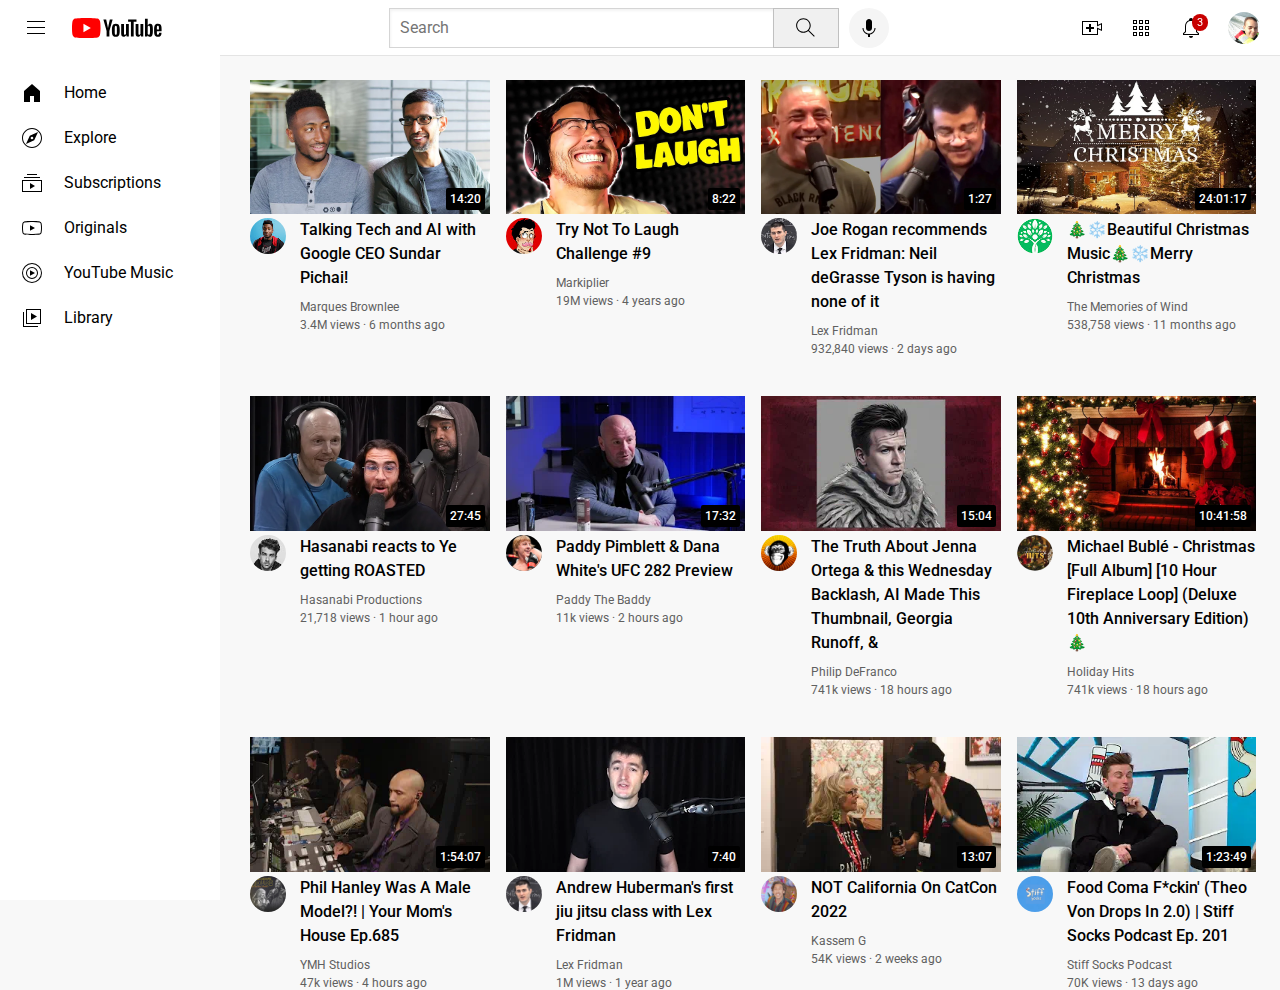
<file: index.html>
<!DOCTYPE html>
<html>
  <head>
    <title>YouTube.com Clone</title>

    <link rel="stylesheet" href="styles/general.css" />
    <link rel="stylesheet" href="styles/video.css" />
    <link rel="stylesheet" href="styles/header.css" />
    <link rel="stylesheet" href="styles/sidebar.css" />
    <link rel="preconnect" href="https://fonts.googleapis.com" />
    <link rel="preconnect" href="https://fonts.gstatic.com" crossorigin />
    <link
      href="https://fonts.googleapis.com/css2?family=Roboto:wght@400;500;700&display=swap"
      rel="stylesheet"
    />

    <style></style>
  </head>
  <body>
    <header class="header">
      <div class="left_section">
        <img class="hamburger_menu" src="icons/hamburger-menu.svg" alt="#" />
        <img class="youtube_logo" src="icons/youtube-logo.svg" alt="#" />
      </div>
      <div class="middle_section">
        <input class="search_bar" type="text" placeholder="Search" />
        <button class="search_button">
          <img class="search_icon" src="icons/search.svg" alt="#" />
          <div class="tooltip">Search</div>
        </button>
        <button class="voice_search_button">
          <img
            class="voice_search_icon"
            src="icons/voice-search-icon.svg"
            alt="#"
          />
          <div class="tooltip">Search with your voice</div>
        </button>
      </div>
      <div class="right_section">
        <div class="upload_icon_container">
          <img class="upload_icon" src="icons/upload.svg" alt="#" />
          <div class="tooltip">Create</div>
        </div>
        <div class="youtube_apps_icon_container">
          <img class="youtube_apps_icon" src="icons/youtube-apps.svg" alt="#" />
          <div class="tooltip">Youtube apps</div>
        </div>
        <div class="notification_icon_container">
          <img
            class="notifications_icon"
            src="icons/notifications.svg"
            alt="#"
          />
          <div class="tooltip">Notifications</div>
          <div class="notifications_count">3</div>
        </div>
        <div class="channel_user_picture_container">
          <img
            class="channel_user_picture"
            src="channel-pictures/my-channel.jpeg"
            alt="#"
          />
          <div class="tooltip">Profile</div>
        </div>
      </div>
    </header>

    <nav class="sidebar">
      <div class="sidebar_link">
        <img src="icons/home.svg" alt="#" />
        <div>Home</div>
      </div>
      <div class="sidebar_link">
        <img src="icons/explore.svg" alt="#" />
        <div>Explore</div>
      </div>
      <div class="sidebar_link">
        <img src="icons/subscriptions.svg" alt="#" />
        <div>Subscriptions</div>
      </div>
      <div class="sidebar_link">
        <img src="icons/originals.svg" alt="#" />
        <div>Originals</div>
      </div>
      <div class="sidebar_link">
        <img src="icons/youtube-music.svg" alt="#" />
        <div>YouTube Music</div>
      </div>
      <div class="sidebar_link">
        <img src="icons/library.svg" alt="#" />
        <div>Library</div>
      </div>
    </nav>

    <main>
      <section class="video-grid">
        <div class="video-preview">
          <div class="thumbnail-row">
            <a href="https://www.youtube.com/watch?v=n2RNcPRtAiY">
              <img class="thumbnail" src="thumbnails/thumbnail-1.webp" />
            </a>
            <div class="video-time">14:20</div>
          </div>
          <div class="video-info-grid">
            <div class="channel-picture">
              <a href="https://www.youtube.com/@mkbhd">
                <img
                  class="profile-picture"
                  src="channel-pictures/channel-1.jpeg"
                />
              </a>

              <div class="channel_tooltip_absolute">
                <div class="channel_tooltip_icon">
                  <img
                    class="tooltip_profile_picture"
                    src="channel-pictures/channel-1.jpeg"
                    alt="#"
                  />
                </div>
                <div class="channel_tooltip_text">
                  <p class="channel_tooltip_title">Marques Brownlee</p>
                  <p class="channel_tooltip_subscribers">15M subscribers</p>
                </div>
              </div>
            </div>
            <div class="video-info">
              <a href="https://www.youtube.com/watch?v=n2RNcPRtAiY">
                <p class="video-title">
                  Talking Tech and AI with Google CEO Sundar Pichai!
                </p>
              </a>
              <p class="video-author">Marques Brownlee</p>
              <p class="video-stats">3.4M views &#183; 6 months ago</p>
            </div>
          </div>
        </div>

        <div class="video-preview">
          <div class="thumbnail-row">
            <a href="https://www.youtube.com/watch?v=mP0RAo9SKZk">
              <img class="thumbnail" src="thumbnails/thumbnail-2.webp" />
            </a>
            <div class="video-time">8:22</div>
          </div>
          <div class="video-info-grid">
            <div class="channel-picture">
              <a href="https://www.youtube.com/@markiplier">
                <img
                  class="profile-picture"
                  src="channel-pictures/channel-2.jpeg"
                />
              </a>

              <div class="channel_tooltip_absolute">
                <div class="channel_tooltip_icon">
                  <img
                    class="tooltip_profile_picture"
                    src="channel-pictures/channel-2.jpeg"
                    alt="#"
                  />
                </div>
                <div class="channel_tooltip_text">
                  <p class="channel_tooltip_title">Markiplier</p>
                  <p class="channel_tooltip_subscribers">34M subscribers</p>
                </div>
              </div>
            </div>
            <div class="video-info">
              <a href="https://www.youtube.com/watch?v=mP0RAo9SKZk">
                <p class="video-title">Try Not To Laugh Challenge #9</p>
              </a>
              <p class="video-author">Markiplier</p>
              <p class="video-stats">19M views &#183; 4 years ago</p>
            </div>
          </div>
        </div>

        <div class="video-preview">
          <div class="thumbnail-row">
            <a href="https://www.youtube.com/watch?v=jHGuXMzaARY">
              <img class="thumbnail" src="thumbnails/thumbnail-3.webp" />
            </a>
            <div class="video-time">1:27</div>
          </div>
          <div class="video-info-grid">
            <div class="channel-picture">
              <a href="https://www.youtube.com/@lexfridman">
                <img
                  class="profile-picture"
                  src="channel-pictures/channel-3.jpeg"
                />
              </a>

              <div class="channel_tooltip_absolute">
                <div class="channel_tooltip_icon">
                  <img
                    class="tooltip_profile_picture"
                    src="channel-pictures/channel-3.jpeg"
                    alt="#"
                  />
                </div>
                <div class="channel_tooltip_text">
                  <p class="channel_tooltip_title">Lex Fridman</p>
                  <p class="channel_tooltip_subscribers">2.41M subscribers</p>
                </div>
              </div>
            </div>
            <div class="video-info">
              <a href="https://www.youtube.com/watch?v=jHGuXMzaARY">
                <p class="video-title">
                  Joe Rogan recommends Lex Fridman: Neil deGrasse Tyson is
                  having none of it
                </p>
              </a>
              <p class="video-author">Lex Fridman</p>
              <p class="video-stats">932,840 views &#183; 2 days ago</p>
            </div>
          </div>
        </div>

        <div class="video-preview">
          <div class="thumbnail-row">
            <a href="https://www.youtube.com/watch?v=6XflAlg-BEg">
              <img class="thumbnail" src="thumbnails/thumbnail-4.webp" />
            </a>
            <div class="video-time">24:01:17</div>
          </div>
          <div class="video-info-grid">
            <div class="channel-picture">
              <a href="https://www.youtube.com/@thememoriesofwind7651">
                <img
                  class="profile-picture"
                  src="channel-pictures/channel-4.jpeg"
                />
              </a>

              <div class="channel_tooltip_absolute">
                <div class="channel_tooltip_icon">
                  <img
                    class="tooltip_profile_picture"
                    src="channel-pictures/channel-4.jpeg"
                    alt="#"
                  />
                </div>
                <div class="channel_tooltip_text">
                  <p class="channel_tooltip_title">The Memories of Wind</p>
                  <p class="channel_tooltip_subscribers">13.8M subscribers</p>
                </div>
              </div>
            </div>
            <div class="video-info">
              <a href="https://www.youtube.com/watch?v=6XflAlg-BEg">
                <p class="video-title">
                  🎄❄️Beautiful Christmas Music🎄❄️Merry Christmas
                </p>
              </a>
              <p class="video-author">The Memories of Wind</p>
              <p class="video-stats">538,758 views &#183; 11 months ago</p>
            </div>
          </div>
        </div>

        <div class="video-preview">
          <div class="thumbnail-row">
            <a href="https://www.youtube.com/watch?v=xBfP-Jm3u_8">
              <img class="thumbnail" src="thumbnails/thumbnail-5.webp" />
            </a>
            <div class="video-time">27:45</div>
          </div>
          <div class="video-info-grid">
            <div class="channel-picture">
              <a href="https://www.youtube.com/@HasanabiProductions">
                <img
                  class="profile-picture"
                  src="channel-pictures/channel-5.jpeg"
                />
              </a>

              <div class="channel_tooltip_absolute">
                <div class="channel_tooltip_icon">
                  <img
                    class="tooltip_profile_picture"
                    src="channel-pictures/channel-5.jpeg"
                    alt="#"
                  />
                </div>
                <div class="channel_tooltip_text">
                  <p class="channel_tooltip_title">Hasanabi Productions</p>
                  <p class="channel_tooltip_subscribers">99.3k subscribers</p>
                </div>
              </div>
            </div>
            <div class="video-info">
              <a href="https://www.youtube.com/watch?v=xBfP-Jm3u_8">
                <p class="video-title">Hasanabi reacts to Ye getting ROASTED</p>
              </a>
              <p class="video-author">Hasanabi Productions</p>
              <p class="video-stats">21,718 views &#183; 1 hour ago</p>
            </div>
          </div>
        </div>

        <div class="video-preview">
          <div class="thumbnail-row">
            <a href="https://www.youtube.com/watch?v=FR07idGIMAE">
              <img class="thumbnail" src="thumbnails/thumbnail-6.webp" />
            </a>
            <div class="video-time">17:32</div>
          </div>
          <div class="video-info-grid">
            <div class="channel-picture">
              <a href="https://www.youtube.com/@Zeyfra">
                <img
                  class="profile-picture"
                  src="channel-pictures/channel-6.jpeg"
                />
              </a>

              <div class="channel_tooltip_absolute">
                <div class="channel_tooltip_icon">
                  <img
                    class="tooltip_profile_picture"
                    src="channel-pictures/channel-6.jpeg"
                    alt="#"
                  />
                </div>
                <div class="channel_tooltip_text">
                  <p class="channel_tooltip_title">Paddy The Baddy</p>
                  <p class="channel_tooltip_subscribers">756k subscribers</p>
                </div>
              </div>
            </div>
            <div class="video-info">
              <a href="https://www.youtube.com/watch?v=JmpCjYLlPug">
                <p class="video-title">
                  Paddy Pimblett & Dana White's UFC 282 Preview
                </p>
              </a>
              <p class="video-author">Paddy The Baddy</p>
              <p class="video-stats">11k views &#183; 2 hours ago</p>
            </div>
          </div>
        </div>

        <div class="video-preview">
          <div class="thumbnail-row">
            <a href="https://www.youtube.com/watch?v=JmpCjYLlPug">
              <img class="thumbnail" src="thumbnails/thumbnail-7.webp" />
            </a>
            <div class="video-time">15:04</div>
          </div>
          <div class="video-info-grid">
            <div class="channel-picture">
              <a href="https://www.youtube.com/@PhilipDeFranco">
                <img
                  class="profile-picture"
                  src="channel-pictures/channel-7.jpeg"
                />
              </a>

              <div class="channel_tooltip_absolute">
                <div class="channel_tooltip_icon">
                  <img
                    class="tooltip_profile_picture"
                    src="channel-pictures/channel-7.jpeg"
                    alt="#"
                  />
                </div>
                <div class="channel_tooltip_text">
                  <p class="channel_tooltip_title">Philip DeFranco</p>
                  <p class="channel_tooltip_subscribers">6.3M subscribers</p>
                </div>
              </div>
            </div>
            <div class="video-info">
              <a href="https://www.youtube.com/watch?v=BDyM_woI18I">
                <p class="video-title">
                  The Truth About Jenna Ortega & this Wednesday Backlash, AI
                  Made This Thumbnail, Georgia Runoff, &
                </p>
              </a>
              <p class="video-author">Philip DeFranco</p>
              <p class="video-stats">741k views &#183; 18 hours ago</p>
            </div>
          </div>
        </div>

        <div class="video-preview">
          <div class="thumbnail-row">
            <a href="https://www.youtube.com/watch?v=1-67aAUnQ4w">
              <img class="thumbnail" src="thumbnails/thumbnail-8.webp" />
            </a>
            <div class="video-time">10:41:58</div>
          </div>
          <div class="video-info-grid">
            <div class="channel-picture">
              <a href="https://www.youtube.com/@Holiday_Hits">
                <img
                  class="profile-picture"
                  src="channel-pictures/channel-8.jpeg"
                />
              </a>

              <div class="channel_tooltip_absolute">
                <div class="channel_tooltip_icon">
                  <img
                    class="tooltip_profile_picture"
                    src="channel-pictures/channel-8.jpeg"
                    alt="#"
                  />
                </div>
                <div class="channel_tooltip_text">
                  <p class="channel_tooltip_title">Holiday Hits</p>
                  <p class="channel_tooltip_subscribers">7.09k subscribers</p>
                </div>
              </div>
            </div>
            <div class="video-info">
              <a href="https://www.youtube.com/watch?v=1-67aAUnQ4w">
                <p class="video-title">
                  Michael Bublé - Christmas [Full Album] [10 Hour Fireplace
                  Loop] (Deluxe 10th Anniversary Edition)🎄
                </p>
              </a>
              <p class="video-author">Holiday Hits</p>
              <p class="video-stats">741k views &#183; 18 hours ago</p>
            </div>
          </div>
        </div>

        <div class="video-preview">
          <div class="thumbnail-row">
            <a href="https://www.youtube.com/watch?v=r3ffi7SGRdk">
              <img class="thumbnail" src="thumbnails/thumbnail-9.webp" />
            </a>
            <div class="video-time">1:54:07</div>
          </div>
          <div class="video-info-grid">
            <div class="channel-picture">
              <a href="https://www.youtube.com/@YourMomsHousePodcast">
                <img
                  class="profile-picture"
                  src="channel-pictures/channel-9.jpeg"
                />
              </a>

              <div class="channel_tooltip_absolute">
                <div class="channel_tooltip_icon">
                  <img
                    class="tooltip_profile_picture"
                    src="channel-pictures/channel-9.jpeg"
                    alt="#"
                  />
                </div>
                <div class="channel_tooltip_text">
                  <p class="channel_tooltip_title">YMH Studios</p>
                  <p class="channel_tooltip_subscribers">1.48M subscribers</p>
                </div>
              </div>
            </div>
            <div class="video-info">
              <a href="https://www.youtube.com/watch?v=r3ffi7SGRdk">
                <p class="video-title">
                  Phil Hanley Was A Male Model?! | Your Mom's House Ep.685
                </p>
              </a>
              <p class="video-author">YMH Studios</p>
              <p class="video-stats">47k views &#183; 4 hours ago</p>
            </div>
          </div>
        </div>

        <div class="video-preview">
          <div class="thumbnail-row">
            <a href="https://www.youtube.com/watch?v=hwYzrSF9unk">
              <img class="thumbnail" src="thumbnails/thumbnail-10.webp" />
            </a>
            <div class="video-time">7:40</div>
          </div>
          <div class="video-info-grid">
            <div class="channel-picture">
              <a href="https://www.youtube.com/@lexfridman">
                <img
                  class="profile-picture"
                  src="channel-pictures/channel-10.jpeg"
                />
              </a>

              <div class="channel_tooltip_absolute">
                <div class="channel_tooltip_icon">
                  <img
                    class="tooltip_profile_picture"
                    src="channel-pictures/channel-10.jpeg"
                    alt="#"
                  />
                </div>
                <div class="channel_tooltip_text">
                  <p class="channel_tooltip_title">Lex Fridman</p>
                  <p class="channel_tooltip_subscribers">2.41M subscribers</p>
                </div>
              </div>
            </div>
            <div class="video-info">
              <a href="https://www.youtube.com/watch?v=hwYzrSF9unk">
                <p class="video-title">
                  Andrew Huberman's first jiu jitsu class with Lex Fridman
                </p>
              </a>
              <p class="video-author">Lex Fridman</p>
              <p class="video-stats">1M views &#183; 1 year ago</p>
            </div>
          </div>
        </div>

        <div class="video-preview">
          <div class="thumbnail-row">
            <a href="https://www.youtube.com/watch?v=3UK9xwWKzRQ">
              <img class="thumbnail" src="thumbnails/thumbnail-11.webp" />
            </a>
            <div class="video-time">13:07</div>
          </div>
          <div class="video-info-grid">
            <div class="channel-picture">
              <a href="https://www.youtube.com/@KassemG">
                <img
                  class="profile-picture"
                  src="channel-pictures/channel-11.jpeg"
                />
              </a>

              <div class="channel_tooltip_absolute">
                <div class="channel_tooltip_icon">
                  <img
                    class="tooltip_profile_picture"
                    src="channel-pictures/channel-11.jpeg"
                    alt="#"
                  />
                </div>
                <div class="channel_tooltip_text">
                  <p class="channel_tooltip_title">Kassem G</p>
                  <p class="channel_tooltip_subscribers">2.35M subscribers</p>
                </div>
              </div>
            </div>
            <div class="video-info">
              <a href="https://www.youtube.com/watch?v=3UK9xwWKzRQ">
                <p class="video-title">NOT California On CatCon 2022</p>
              </a>
              <p class="video-author">Kassem G</p>
              <p class="video-stats">54K views &#183; 2 weeks ago</p>
            </div>
          </div>
        </div>

        <div class="video-preview">
          <div class="thumbnail-row">
            <a href="https://www.youtube.com/watch?v=urdO0BbM4jk">
              <img class="thumbnail" src="thumbnails/thumbnail-12.webp" />
            </a>
            <div class="video-time">1:23:49</div>
          </div>
          <div class="video-info-grid">
            <div class="channel-picture">
              <a href="https://www.youtube.com/@StiffSocks">
                <img
                  class="profile-picture"
                  src="channel-pictures/channel-12.jpeg"
                />
              </a>

              <div class="channel_tooltip_absolute">
                <div class="channel_tooltip_icon">
                  <img
                    class="tooltip_profile_picture"
                    src="channel-pictures/channel-12.jpeg"
                    alt="#"
                  />
                </div>
                <div class="channel_tooltip_text">
                  <p class="channel_tooltip_title">Stiff Socks Podcast</p>
                  <p class="channel_tooltip_subscribers">166K subscribers</p>
                </div>
              </div>
            </div>
            <div class="video-info">
              <a href="https://www.youtube.com/watch?v=urdO0BbM4jk">
                <p class="video-title">
                  Food Coma F*ckin' (Theo Von Drops In 2.0) | Stiff Socks
                  Podcast Ep. 201
                </p>
              </a>
              <p class="video-author">Stiff Socks Podcast</p>
              <p class="video-stats">70K views &#183; 13 days ago</p>
            </div>
          </div>
        </div>
      </section>
    </main>
  </body>
</html>
</file>
<file: styles/general.css>
p {
  font-family: Roboto, Arial;
  margin-top: 0;
  margin-bottom: 0;
}

body {
  margin: 0;
  padding-top: 80px;
  padding-left: 96px;
  padding-right: 24px;
  background-color: rgb(248, 248, 248);
}
</file>
<file: styles/video.css>
.thumbnail {
  width: 100%;
}

.video-title {
  margin-top: 0;
  font-size: 14px;
  font-weight: 500;
  line-height: 20px;
  margin-bottom: 10px;
}

.video-info a:link {
  text-decoration: none;
  color: black;
}

.video-info a:visited {
  text-decoration: none;
  color: black;
}

.video-info a:hover {
  text-decoration: none;
  color: black;
}

.video-info a:active {
  text-decoration: none;
  color: black;
}

.video-info-grid {
  display: grid;
  grid-template-columns: 50px 1fr;
}

.profile-picture {
  width: 36px;
  border-radius: 50px;
}

.thumbnail-row {
  margin-bottom: px;
  position: relative;
}

.video-author,
.video-stats {
  font-size: 12px;
  color: rgb(96, 96, 96);
}

.video-author {
  margin-bottom: 4px;
}

.video-grid {
  display: grid;
  grid-template-columns: 1fr 1fr 1fr;
  column-gap: 16px;
  row-gap: 40px;
}

@media (max-width: 750px) {
  .video-grid {
    grid-template-columns: 1fr 1fr;
  }
}

@media (min-width: 751px) and (max-width: 999px) {
  .video-grid {
    grid-template-columns: 1fr 1fr 1fr;
  }
}

@media (min-width: 1000px) {
  .video-grid {
    grid-template-columns: 1fr 1fr 1fr 1fr;
  }
  .video-title {
    font-size: 16px;
    line-height: 24px;
  }
  body {
    font-size: 14px;
  }
}

.video-time {
  font-family: Roboto, Arial;
  font-size: 12px;
  font-weight: 500;
  padding: 4px;
  border-radius: 2px;
  color: white;
  background-color: black;
  position: absolute;
  bottom: 8px;
  right: 5px;
}

/* relative parent */
.channel-picture {
  display: inline-block;
  position: relative;
}

/* absolute child */
.channel_tooltip_absolute {
  font-family: Roboto, Arial;
  position: absolute;
  background-color: white;
  padding: 10px 15px;
  border-radius: 5px;
  font-size: 12px;
  z-index: 999;
  opacity: 0;
  transition: opacity 0.15s;
  pointer-events: none;
  white-space: nowrap;
  display: flex;
  justify-content: center;
  align-items: center;
  box-shadow: 0 0 5px 3px grey;
}

.channel-picture:hover .channel_tooltip_absolute {
  opacity: 1;
}

.channel_tooltip_icon {
  display: inline-block;
  position: relative;
}

.tooltip_profile_picture {
  width: 45px;
  border-radius: 50px;
}

.channel_tooltip_text {
  padding-left: 10px;
}

.channel_tooltip_title {
  color: black;
  background-color: white;
  font-weight: 700;
  margin-bottom: 5px;
}

.channel_tooltip_subscribers {
  color: grey;
}
</file>
<file: styles/header.css>
.header {
  height: 55px;

  display: flex;
  flex-direction: row;
  justify-content: space-between;

  position: fixed;
  top: 0;
  left: 0;
  right: 0;
  z-index: 100;

  background-color: white;
  border-bottom-width: 1px;
  border-bottom-style: solid;
  border-bottom-color: rgb(228, 228, 228);
}

.left_section {
  display: flex;
  align-items: center;
  cursor: pointer;
}

.hamburger_menu {
  height: 24px;
  margin-left: 24px;
  margin-right: 24px;
}

.youtube_logo {
  height: 20px;
}

.middle_section {
  flex: 1;
  margin-left: 70px;
  margin-right: 35px;
  max-width: 500px;
  display: flex;
  align-items: center;
}

.search_bar {
  flex: 1;
  height: 36px;
  padding-left: 10px;
  font-size: 16px;
  border: 1px solid rgb(213, 213, 213);
  box-shadow: inset 1px 2px 3px rgba(0, 0, 0, 0.05);
  width: 0;
}

.search_bar::placeholder {
  font-family: "Roboto", Arial;
  font-size: 16px;
}

.search_button {
  height: 40px;
  width: 66px;
  background-color: rgb(240, 240, 240);
  border: 1px solid rgb(192, 192, 192);
  margin-left: -1px;
  margin-right: 10px;

  position: relative;
}

.search_button,
.voice_search_button,
.upload_icon_container,
.youtube_apps_icon_container,
.notification_icon_container,
.channel_user_picture_container {
  display: flex;
  justify-content: center;
  align-items: center;
  position: relative;
  cursor: pointer;
}

.search_button .tooltip,
.voice_search_button .tooltip,
.upload_icon_container .tooltip,
.youtube_apps_icon_container .tooltip,
.notification_icon_container .tooltip,
.channel_user_picture_container .tooltip {
  font-family: Roboto, Arial;
  position: absolute;
  background-color: gray;
  color: white;
  padding: 4px 8px;
  border-radius: 2px;
  font-size: 12px;
  bottom: -30px;
  opacity: 0;
  transition: opacity 0.15s;
  pointer-events: none;
  white-space: nowrap;
}

.search_button:hover .tooltip,
.voice_search_button:hover .tooltip,
.upload_icon_container:hover .tooltip,
.youtube_apps_icon_container:hover .tooltip,
.notification_icon_container:hover .tooltip,
.channel_user_picture_container:hover .tooltip {
  opacity: 1;
}

.search_icon {
  height: 25px;
}

.voice_search_button {
  height: 40px;
  width: 40px;
  border-radius: 20px;
  border: none;
  background-color: rgb(245, 245, 245);
}

.voice_search_icon {
  height: 24px;
}

.right_section {
  width: 180px;
  margin-right: 20px;
  display: flex;
  align-items: center;
  justify-content: space-between;
  flex-shrink: 0;
}

.upload_icon {
  height: 24px;
}

.youtube_apps_icon {
  height: 24px;
}

.notifications_icon {
  height: 24px;
}

.notification_icon_container {
  position: relative;
}

.notifications_count {
  position: absolute;
  top: -2px;
  right: -5px;
  background-color: rgb(200, 0, 0);
  color: white;
  font-family: Roboto, Arial;
  font-size: 11px;
  padding: 2px 5px;
  border-radius: 10px;
}

.channel_user_picture {
  height: 32px;
  border-radius: 16px;
}
</file>
<file: styles/sidebar.css>
@media (max-width: 1200px) {
  .sidebar {
    position: fixed;
    left: 0;
    bottom: 0;
    top: 55px;
    background-color: white;
    width: 72px;
    z-index: 200;
    padding-top: 5px;
  }

  .sidebar_link {
    height: 76px;
    display: flex;
    justify-content: center;
    align-items: center;
    flex-direction: column;
    cursor: pointer;
  }

  .sidebar_link:hover {
    background-color: rgb(235, 235, 235);
  }

  .sidebar_link img {
    height: 24px;
  }
  .sidebar_link div {
    font-family: Roboto, Arial, Helvetica, sans-serif;
    font-size: 10px;
  }
}

@media (min-width: 1201px) {
  .sidebar {
    position: fixed;
    left: 0;
    bottom: 0;
    top: 55px;
    background-color: white;
    width: 200px;
    z-index: 200;
    padding: 15px 0 0 20px;
  }

  .sidebar_link {
    height: 45px;
    display: flex;
    flex-direction: row;
    justify-content: start;
    align-items: center;
    cursor: pointer;
  }

  .sidebar_link:hover {
    background-color: rgb(235, 235, 235);
  }

  .sidebar_link img {
    height: 24px;
  }
  .sidebar_link div {
    font-family: Roboto, Arial, Helvetica, sans-serif;
    font-size: 16px;
    margin: 0 0 0 20px;
  }

  body {
    padding-left: 250px;
  }
}
</file>
